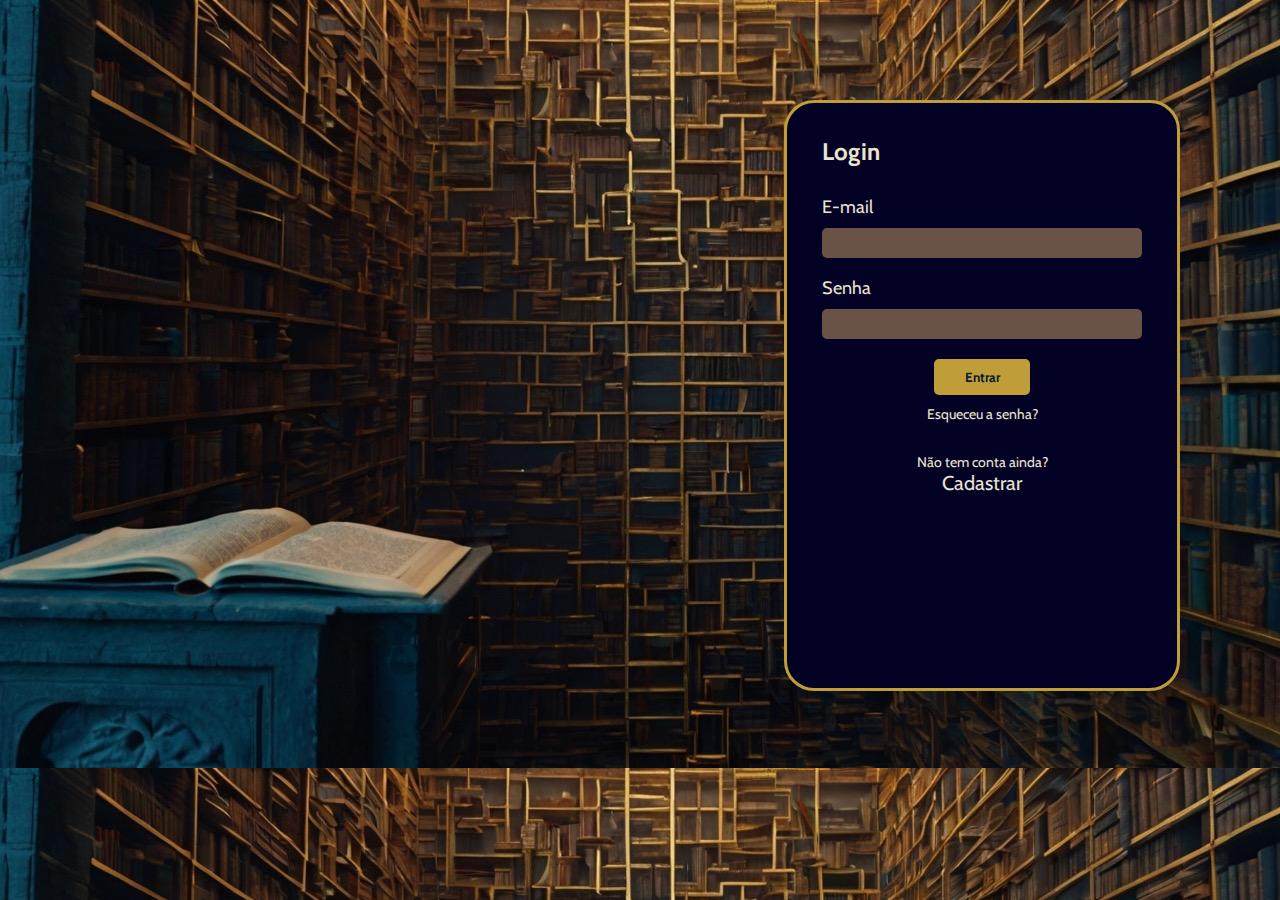
<file: index.html>
<html lang="pt-br">
    <head>
        <meta http-equiv="Content-Type" content="text/html; charset=utf-8">
        <title>Labirinto Literário</title>
        <link rel="stylesheet" type="text/css" href="css/styles.css" media="screen" />
        <link rel="stylesheet" type="text/css" href="css/typo.css" media="screen" />
        <link rel="preconnect" href="https://fonts.googleapis.com">
        <link rel="preconnect" href="https://fonts.gstatic.com" crossorigin>
        <link href="https://fonts.googleapis.com/css2?family=Cabin:ital,wght@0,400..700;1,400..700&display=swap" rel="stylesheet">
        <link rel="shortcut icon" type="imagex/png" href="img/icon.png">
    </head>
    <body class="body-login">
        <div class="login">
            <h3 class="fs24">Login</h3>

            <div class="junto">
                <label class="fs18" for="name">E-mail</label><br />
                <input type="text" name="email" size="10" /><br /><br />

                <label class="fs18" for="name">Senha</label><br />
                <input type="password" name="senha" size="10" /><br />

                <a class="justify-center" href="inicio.html">
                    <button class="entrar" >Entrar</button>
                </a>
            
                <span class="link justify-center fs14">Esqueceu a senha?</span>
            </div>

            <div class="junto">
                <span class="justify-center fs14">Não tem conta ainda?</span>
                <a class="link justify-center fs20" href="cadastrar.html">Cadastrar</a>
            </div>
        </div>
    </body>
</html>
</file>
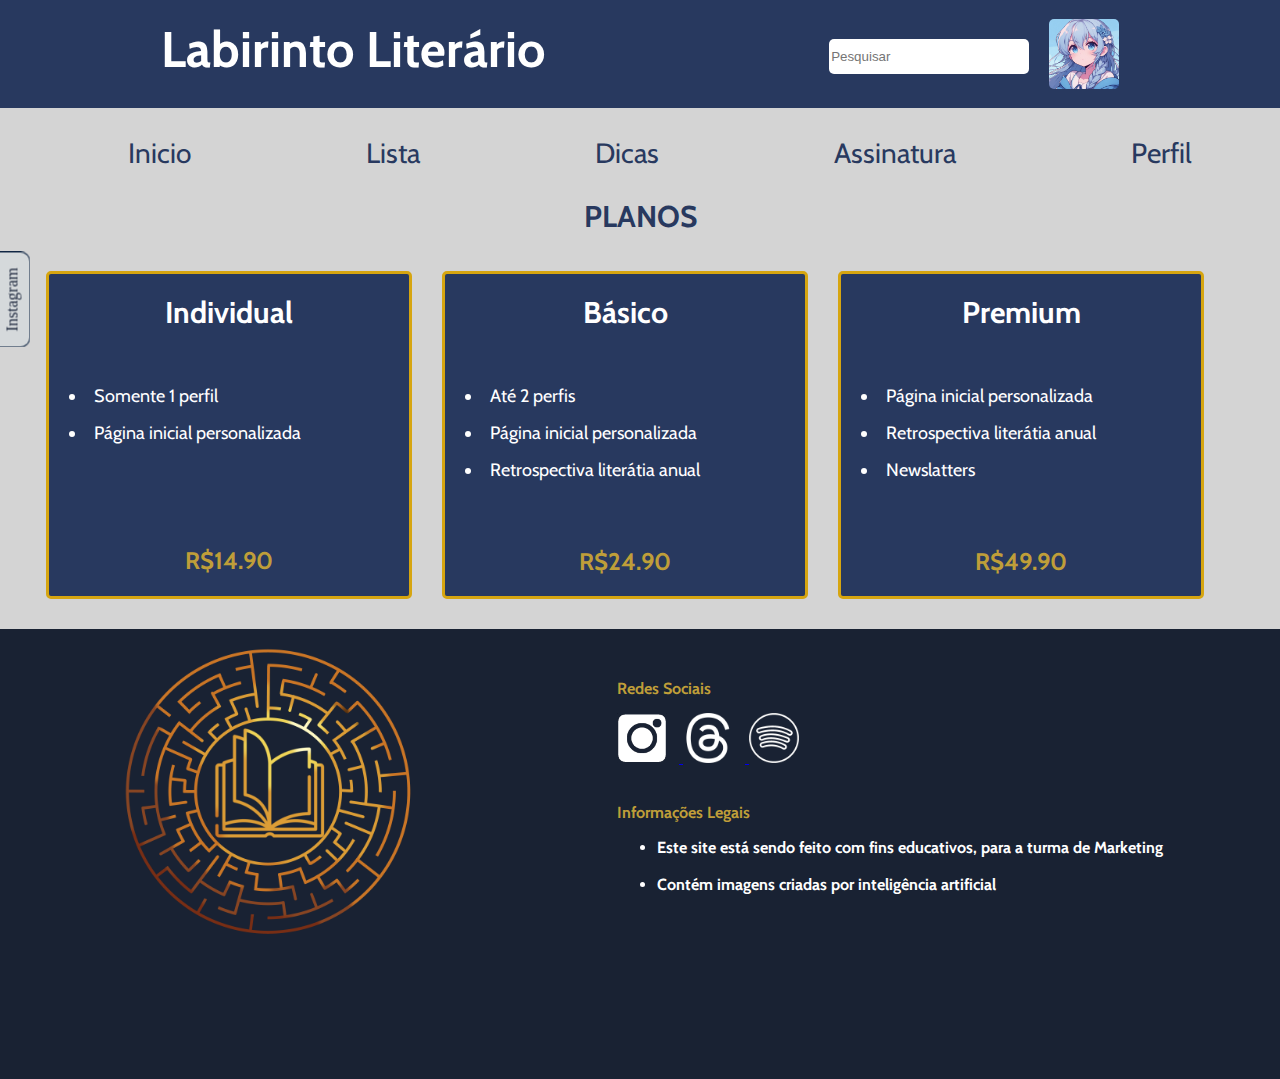
<file: assinatura.html>
<html lang="pt-br">
    <head>
        <meta http-equiv="Content-Type" content="text/html; charset=utf-8">
        <title>Labirinto Literário</title>
        <link rel="stylesheet" type="text/css" href="css/styles.css" media="screen" />
        <link rel="stylesheet" type="text/css" href="css/typo.css" media="screen" />
        <link rel="preconnect" href="https://fonts.googleapis.com">
        <link rel="preconnect" href="https://fonts.gstatic.com" crossorigin>
        <link href="https://fonts.googleapis.com/css2?family=Cabin:ital,wght@0,400..700;1,400..700&display=swap" rel="stylesheet">
        <link rel="shortcut icon" type="imagex/png" href="img/icon.png">
    </head>
    <body class="body">
        <div class="links">
            <a href="https://www.instagram.com/_labirintoliterario_/" target="_blank">Instagram</a>
        </div>
        <div class="first">
            <div class="menu justify-around">
                <a class="text-white fs50">Labirinto Literário</a>
                <div class="menu-right">
                    <input type="text" name="nome" placeholder="Pesquisar"/>
                    <img src="img/IMG_6162.JPG" width="70" height="70">
                </div>
            </div>
            <ul class="links-menu">
                <li><a href="inicio.html">Inicio</a></li>
                <li><a href="lista.html">Lista</a></li>
                <li><a href="dicas.html">Dicas</a></li>
                <li><a href="assinatura.html">Assinatura</a></li>
                <li><a href="skin.html">Perfil</a></li>
            </ul>

        </div>
        <div>
            <span class="text-blue fs30 justify-center">PLANOS</span><br/><br/>
            <div class="justify-center">
                <div class="plano">
                    <span class="text-white fs30 justify-center">Individual</span><br/><br/><br/>
                    <li>Somente 1 perfil</li>
                    <li>Página inicial personalizada</li><br/><br/><br/><br/>
                    <div class="text fs24 justify-center bottom">R$14.90</div>
                </div>
                <div class="plano">
                    <span class="text-white fs30 justify-center">Básico</span><br/><br/><br/>
                    <li>Até 2 perfis</li>
                    <li>Página inicial personalizada</li>
                    <li>Retrospectiva literátia anual</li><br/><br/>
                    <div class="text fs24 justify-center bottom">R$24.90</div>
                </div>
                <div class="plano">
                    <span class="text-white fs30 justify-center">Premium</span><br/><br/><br/>
                    <li>Página inicial personalizada</li>
                    <li>Retrospectiva literátia anual</li>
                    <li>Newslatters</li><br/><br/>
                    <div class="text fs24 justify-center bottom">R$49.90</div>
                </div>
            </div>
        </div>

        <div class="footer justify-center">
            <img src="img/icon.png" width="300" height="300">
            <div class="center-v">
                <span class="text">Redes Sociais</span><br />
                <div>
                    <a href="https://www.instagram.com/_labirintoliterario_/" target="_blank">
                        <img src="img/instagram.png" width="50" height="50" style="margin-right: 12px;">
                    </a>
                    <a href="https://www.threads.net/@_labirintoliterario_?invite=1" target="_blank">
                        <img src="img/threads.png" width="50" height="50" style="margin-right: 12px;">
                    </a>
                    <a href="https://open.spotify.com/show/4DiEzBvVnpGHd4kSs8QmLE?si=hX7SBOGwTAepCBj1EAoT2Q" target="_blank">
                        <img src="img/spotify.png" width="50" height="50" style="margin-right: 12px;">
                    </a>
                </div><br /><br />
                <span class="text">Informações Legais</span><br />
                <ul>
                    <li class="text-white">
                        Este site está sendo feito com fins educativos, para a turma de Marketing
                    </li><br />
                    <li class="text-white">
                        Contém imagens criadas por inteligência artificial
                    </li>
                </ul>
            </div>
        </div>
    </body>
</html>
</file>
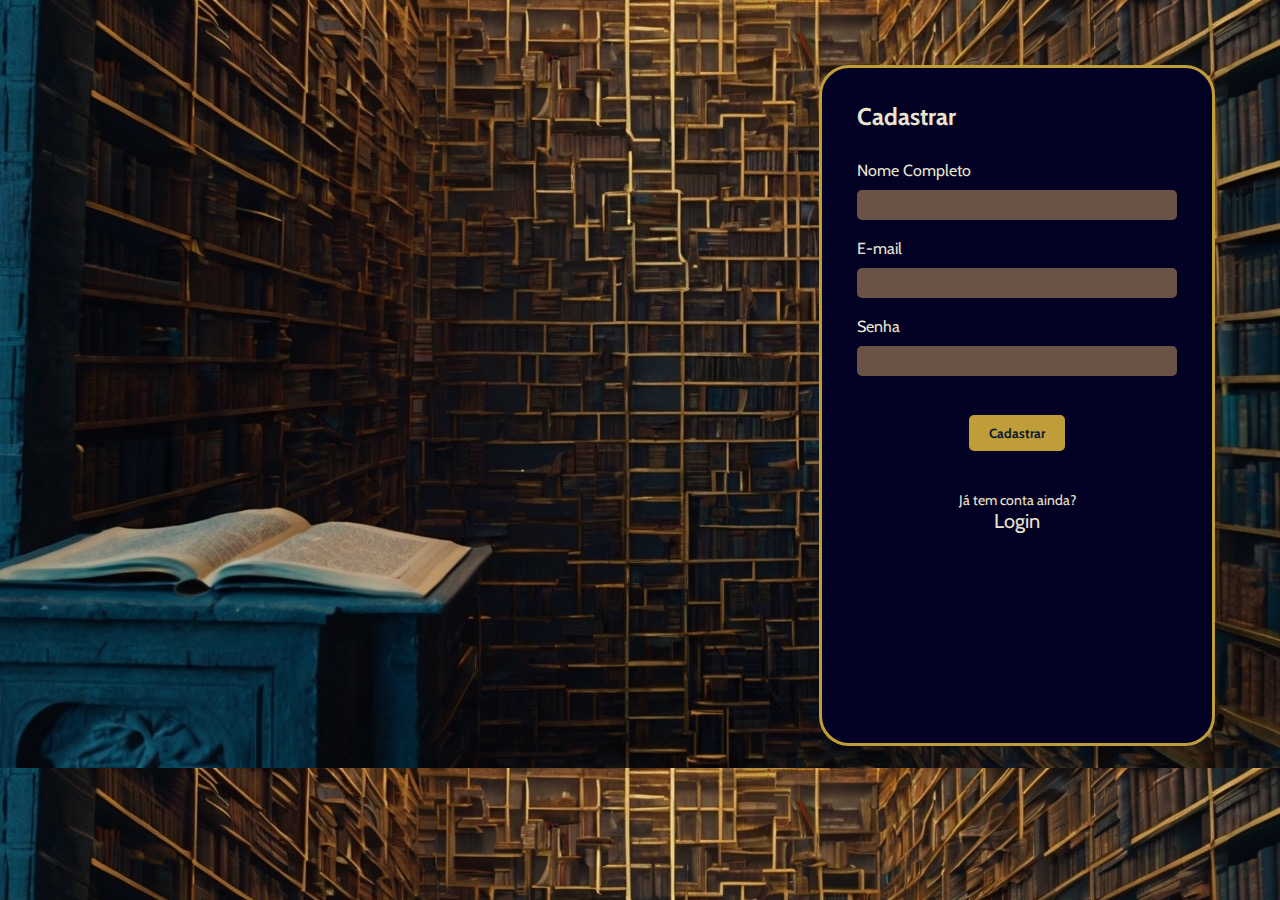
<file: cadastrar.html>
<html lang="pt-br">
    <head>
        <meta http-equiv="Content-Type" content="text/html; charset=utf-8">
        <title>Labirinto Literário</title>
        <link rel="stylesheet" type="text/css" href="css/styles.css" media="screen" />
        <link rel="stylesheet" type="text/css" href="css/typo.css" media="screen" />
        <link rel="preconnect" href="https://fonts.googleapis.com">
        <link rel="preconnect" href="https://fonts.gstatic.com" crossorigin>
        <link href="https://fonts.googleapis.com/css2?family=Cabin:ital,wght@0,400..700;1,400..700&display=swap" rel="stylesheet">
        <link rel="shortcut icon" type="imagex/png" href="img/icon.png">
    </head>
    <body class="body-login">
        <div class="login" style="height: 70%; margin: 65px;">
            <h3 class="fs24">Cadastrar</h3>

            <div class="junto">
                <label for="name">Nome Completo</label><br />
                <input type="text" name="nome"  size="10" /><br /><br />

                <label for="name">E-mail</label><br />
                <input type="text" name="email"  size="10" /><br /><br />

                <label for="name">Senha</label><br />
                <input type="password" name="senha"  size="10" /><br /><br />

                <a class="justify-center" href="inicio.html">
                    <button class="entrar">Cadastrar</button>
                </a>
            </div>

            <div class="junto">
                <span class="justify-center fs14">Já tem conta ainda?</span>
                <a href="index.html" class="link justify-center fs20">Login</a>
            </div>
        </div>
    </body>
</html>
</file>
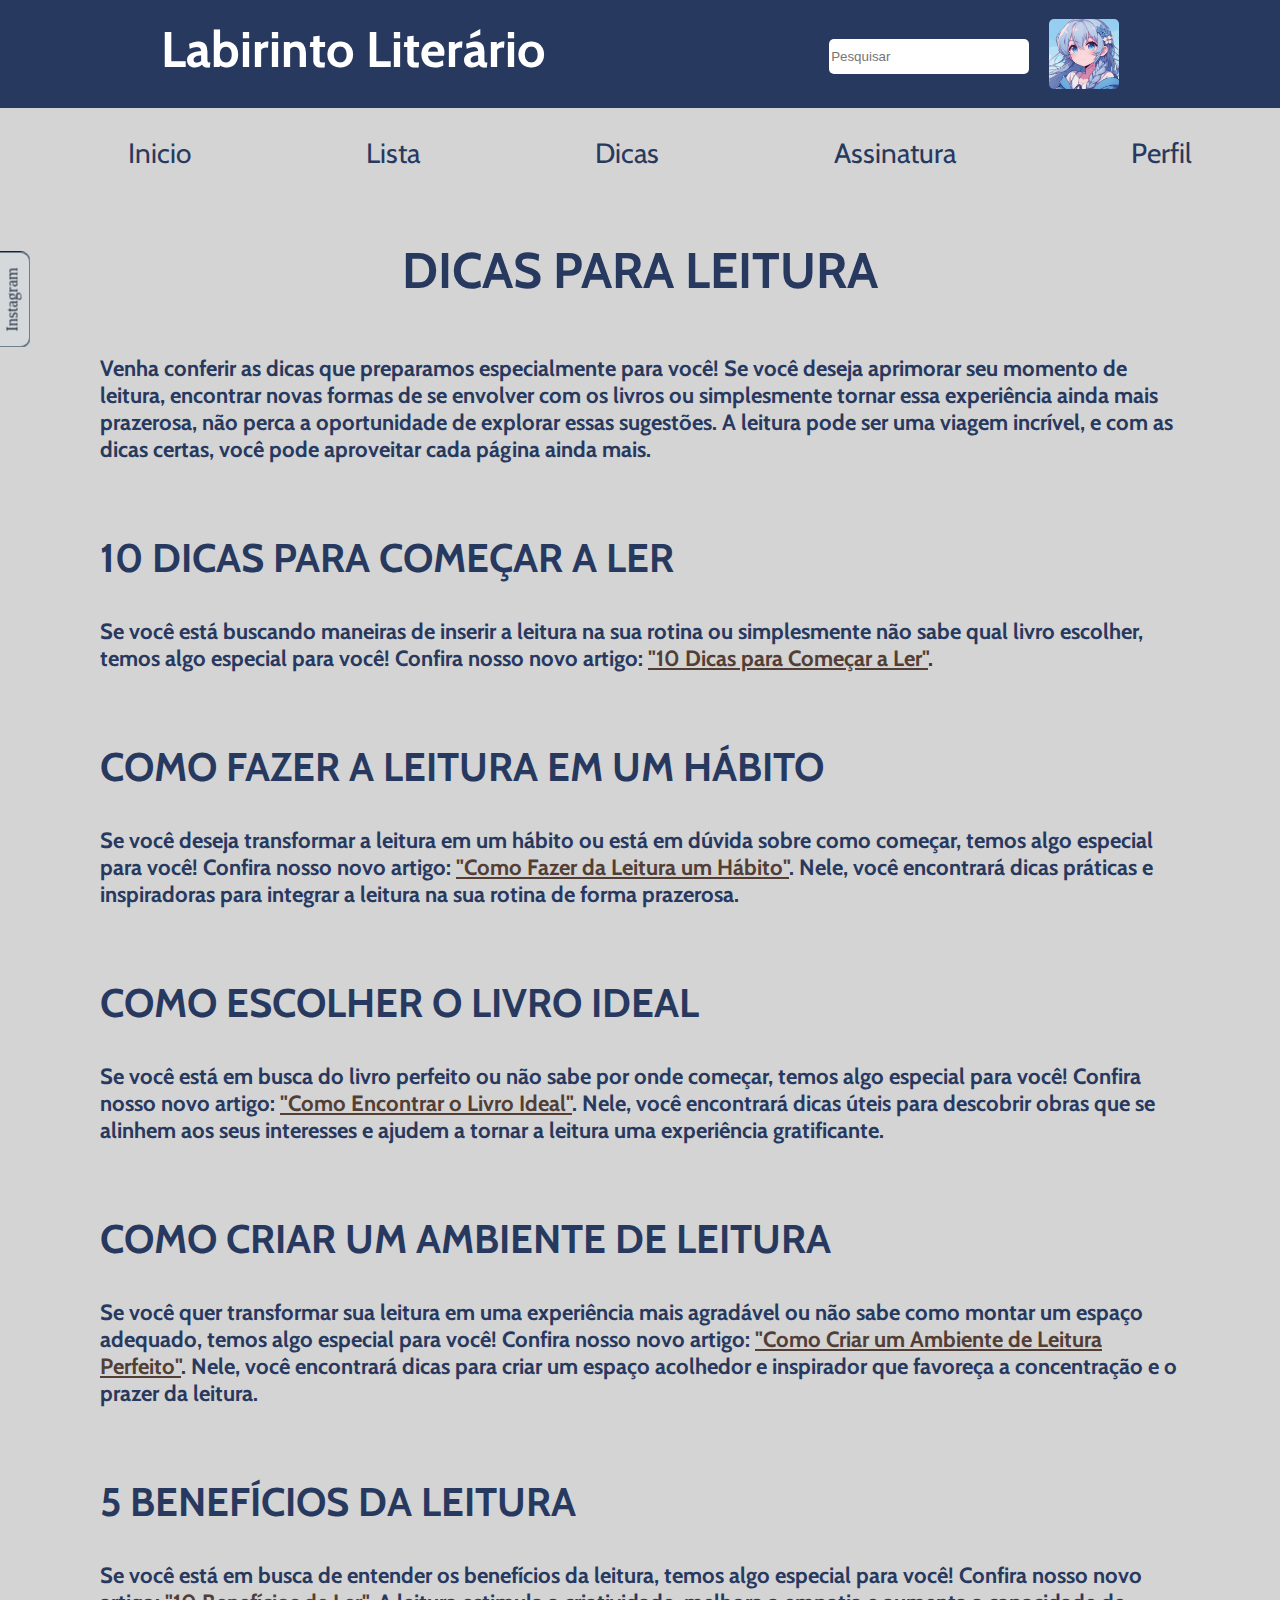
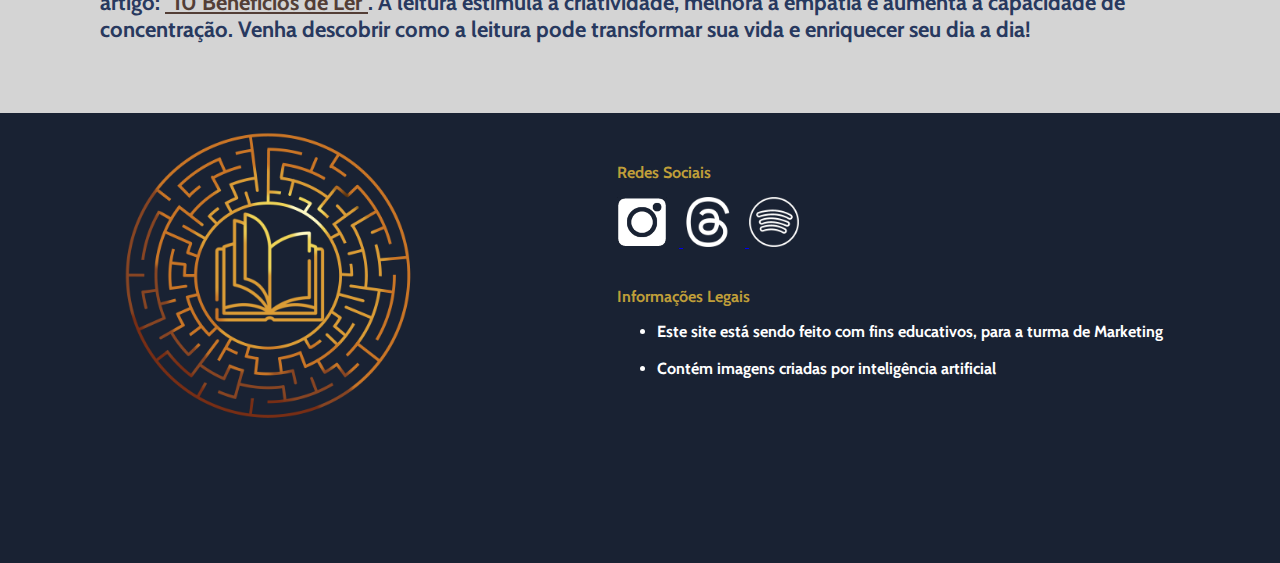
<file: dicas.html>
<html lang="pt-br">
    <head>
        <meta http-equiv="Content-Type" content="text/html; charset=utf-8">
        <title>Labirinto Literário</title>
        <link rel="stylesheet" type="text/css" href="css/styles.css" media="screen" />
        <link rel="stylesheet" type="text/css" href="css/typo.css" media="screen" />
        <link rel="preconnect" href="https://fonts.googleapis.com">
        <link rel="preconnect" href="https://fonts.gstatic.com" crossorigin>
        <link href="https://fonts.googleapis.com/css2?family=Cabin:ital,wght@0,400..700;1,400..700&display=swap" rel="stylesheet">
        <link rel="shortcut icon" type="imagex/png" href="img/icon.png">
    </head>
    <body class="body">
        <div class="links">
            <a href="https://www.instagram.com/_labirintoliterario_/" target="_blank">Instagram</a>
        </div>
        <div class="first">
            <div class="menu justify-around">
                <a class="text-white fs50">Labirinto Literário</a>
                <div class="menu-right">
                    <input type="text" name="nome" placeholder="Pesquisar"/>
                    <img src="img/IMG_6162.JPG" width="70" height="70">
                </div>
            </div>
            <ul class="links-menu">
                <li><a href="inicio.html">Inicio</a></li>
                <li><a href="lista.html">Lista</a></li>
                <li><a href="dicas.html">Dicas</a></li>
                <li><a href="assinatura.html">Assinatura</a></li>
                <li><a href="skin.html">Perfil</a></li>
            </ul>

        </div>
        <div class="justify-center" style="margin: 70px 100px 70px 100px;">
            <div>
                <span class="text-blue fs50 justify-center">DICAS PARA LEITURA</span><br /><br /><br />
                <span class="text-blue fs22">Venha conferir as dicas que preparamos especialmente para você! 
                    Se você deseja aprimorar seu momento de leitura, encontrar novas formas de se envolver com 
                    os livros ou simplesmente tornar essa experiência ainda mais prazerosa, não perca a oportunidade 
                    de explorar essas sugestões. A leitura pode ser uma viagem incrível, e com as dicas certas, você 
                    pode aproveitar cada página ainda mais.</span>
            </div>
        </div>

        <div class="justify-center" style="margin: 70px 100px 70px 100px;">
            <div>
                <span class="text-blue fs40">10 DICAS PARA COMEÇAR A LER</span><br /><br /><br />
                <span class="text-blue fs22">Se você está buscando maneiras de inserir a leitura na 
                    sua rotina ou simplesmente não sabe qual livro escolher, temos algo especial para você! 
                    Confira nosso novo artigo: <a class="link-text">"10 Dicas para Começar a Ler"</a>.</span>
            </div>
        </div>

        <div class="justify-center" style="margin: 70px 100px 70px 100px;">
            <div>
                <span class="text-blue fs40">COMO FAZER A LEITURA EM UM HÁBITO</span><br /><br /><br />
                <span class="text-blue fs22">Se você deseja transformar a leitura em um hábito ou está 
                    em dúvida sobre como começar, temos algo especial para você! Confira nosso novo artigo: 
                    <a class="link-text">"Como Fazer da Leitura um Hábito"</a>. Nele, você encontrará dicas 
                    práticas e inspiradoras para integrar a leitura na sua rotina de forma prazerosa.</span>
            </div>
        </div>

        <div class="justify-center" style="margin: 70px 100px 70px 100px;">
            <div>
                <span class="text-blue fs40">COMO ESCOLHER O LIVRO IDEAL</span><br /><br /><br />
                <span class="text-blue fs22">Se você está em busca do livro perfeito ou não sabe por onde começar, 
                    temos algo especial para você! Confira nosso novo artigo: <a class="link-text">"Como Encontrar o Livro Ideal"</a>. Nele, 
                    você encontrará dicas úteis para descobrir obras que se alinhem aos seus interesses e ajudem a 
                    tornar a leitura uma experiência gratificante.</span>
            </div>
        </div>

        <div class="justify-center" style="margin: 70px 100px 70px 100px;">
            <div>
                <span class="text-blue fs40">COMO CRIAR UM AMBIENTE DE LEITURA</span><br /><br /><br />
                <span class="text-blue fs22">Se você quer transformar sua leitura em uma experiência mais 
                    agradável ou não sabe como montar um espaço adequado, temos algo especial para você! 
                    Confira nosso novo artigo: <a class="link-text">"Como Criar um Ambiente de Leitura Perfeito"</a>. Nele, você 
                    encontrará dicas para criar um espaço acolhedor e inspirador que favoreça a concentração 
                    e o prazer da leitura.</span>
            </div>
        </div>

        <div class="justify-center" style="margin: 70px 100px 70px 100px;">
            <div>
                <span class="text-blue fs40">5 BENEFÍCIOS DA LEITURA</span><br /><br /><br />
                <span class="text-blue fs22">Se você está em busca de entender os benefícios da leitura, 
                    temos algo especial para você! Confira nosso novo artigo: <a class="link-text">"10 Benefícios de Ler"</a>. 
                    A leitura estimula a criatividade, melhora a empatia e aumenta a capacidade de concentração. 
                    Venha descobrir como a leitura pode transformar sua vida e enriquecer seu dia a dia!</span>
            </div>
        </div>


        <div class="footer justify-center">
            <img src="img/icon.png" width="300" height="300">
            <div class="center-v">
                <span class="text">Redes Sociais</span><br />
                <div>
                    <a href="https://www.instagram.com/_labirintoliterario_/" target="_blank">
                        <img src="img/instagram.png" width="50" height="50" style="margin-right: 12px;">
                    </a>
                    <a href="https://www.threads.net/@_labirintoliterario_?invite=1" target="_blank">
                        <img src="img/threads.png" width="50" height="50" style="margin-right: 12px;">
                    </a>
                    <a href="https://open.spotify.com/show/4DiEzBvVnpGHd4kSs8QmLE?si=hX7SBOGwTAepCBj1EAoT2Q" target="_blank">
                        <img src="img/spotify.png" width="50" height="50" style="margin-right: 12px;">
                    </a>
                </div><br /><br />
                <span class="text">Informações Legais</span><br />
                <ul>
                    <li class="text-white">
                        Este site está sendo feito com fins educativos, para a turma de Marketing
                    </li><br />
                    <li class="text-white">
                        Contém imagens criadas por inteligência artificial
                    </li>
                </ul>
            </div>
        </div>
    </body>
</html>
</file>
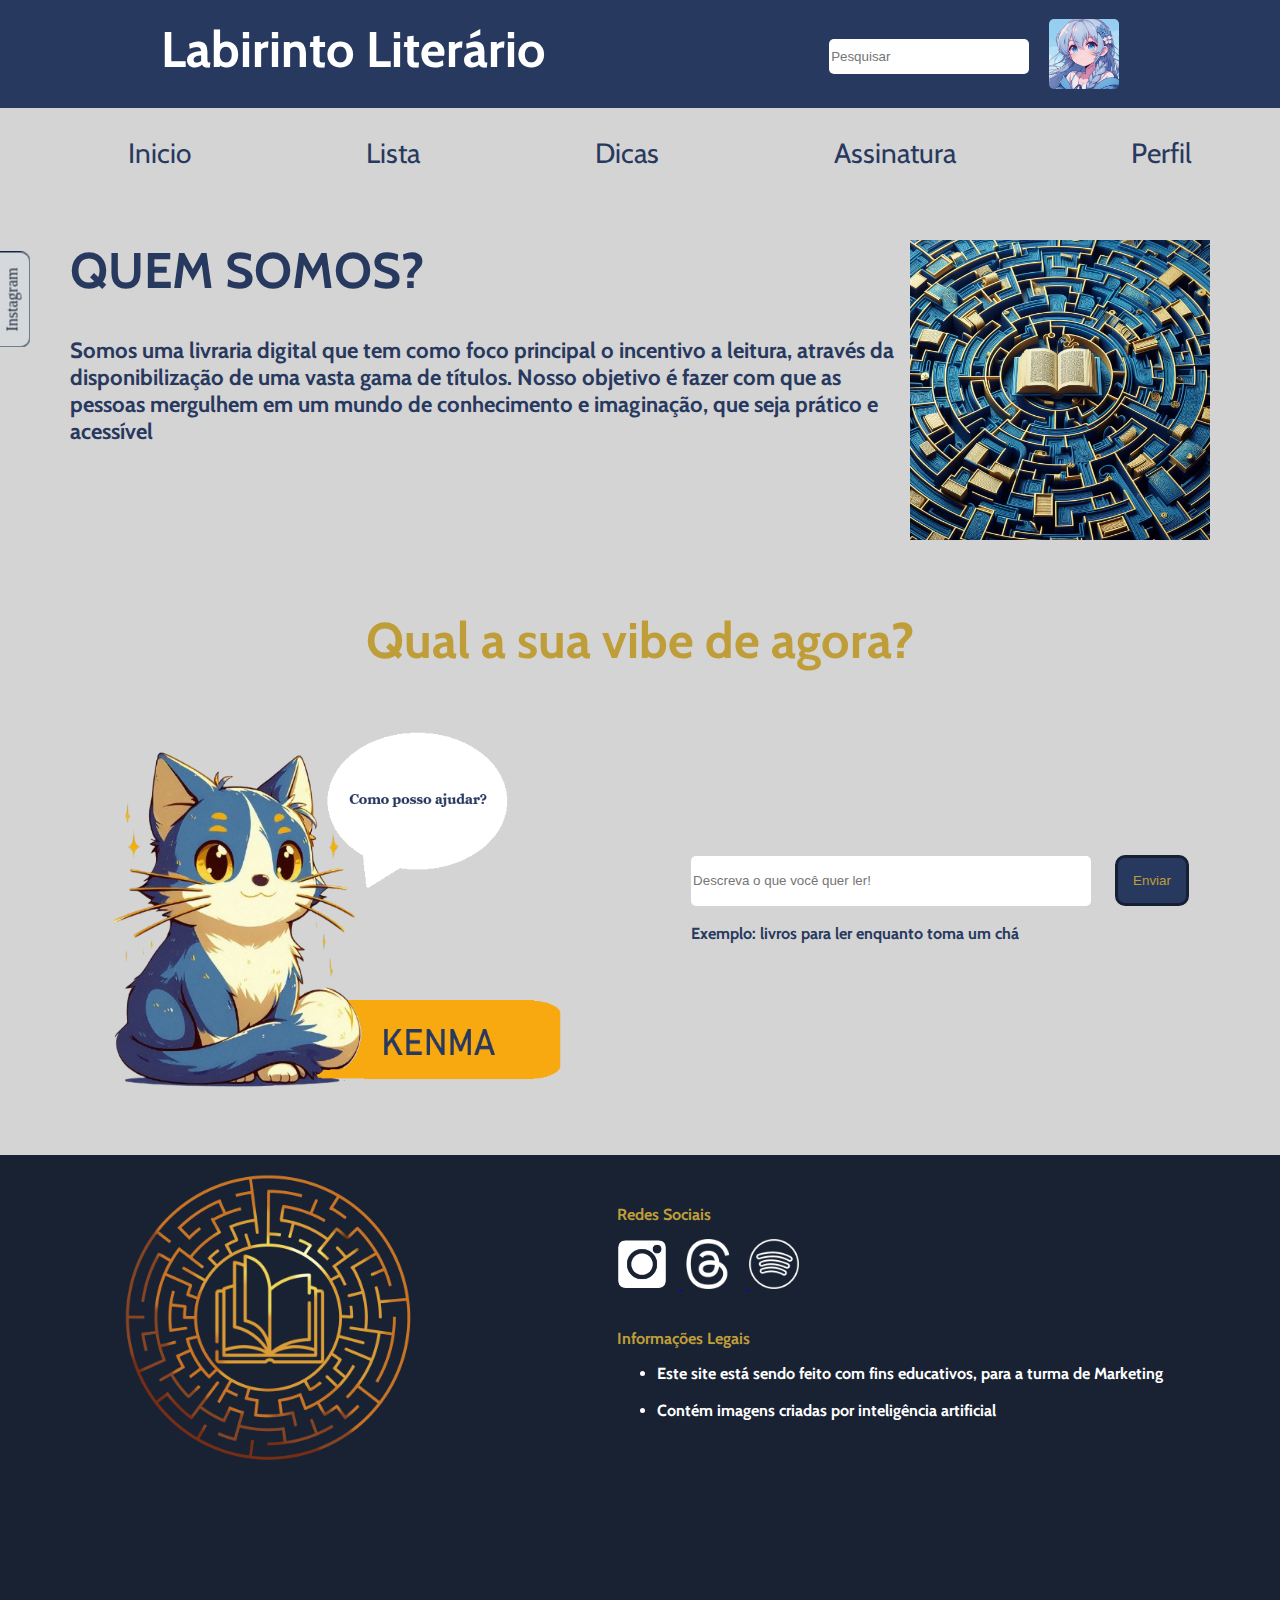
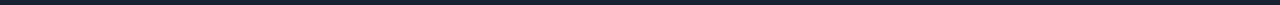
<file: inicio.html>
<html lang="pt-br">
    <head>
        <meta http-equiv="Content-Type" content="text/html; charset=utf-8">
        <title>Labirinto Literário</title>
        <link rel="stylesheet" type="text/css" href="css/styles.css" media="screen" />
        <link rel="stylesheet" type="text/css" href="css/typo.css" media="screen" />
        <link rel="preconnect" href="https://fonts.googleapis.com">
        <link rel="preconnect" href="https://fonts.gstatic.com" crossorigin>
        <link href="https://fonts.googleapis.com/css2?family=Cabin:ital,wght@0,400..700;1,400..700&display=swap" rel="stylesheet">
        <link rel="shortcut icon" type="imagex/png" href="img/icon.png">
        <script>
        function funcao1()
            {
                alert("Muito inspirador! Vamos separar um livro perfeito para você ^^");
            }
        </script>
    </head>
    <body class="body">
        <div class="links">
            <a href="https://www.instagram.com/_labirintoliterario_/" target="_blank">Instagram</a>
        </div>
        <div class="first">
            <div class="menu justify-around">
                <a class="text-white fs50">Labirinto Literário</a>
                <div class="menu-right">
                    <input type="text" name="nome" placeholder="Pesquisar"/>
                    <img src="img/IMG_6162.JPG" width="70" height="70">
                </div>
            </div>
            <ul class="links-menu">
                <li><a href="inicio.html">Inicio</a></li>
                <li><a href="lista.html">Lista</a></li>
                <li><a href="dicas.html">Dicas</a></li>
                <li><a href="assinatura.html">Assinatura</a></li>
                <li><a href="skin.html">Perfil</a></li>
            </ul>

            <div class="justify-center" style="margin: 70px;">
                <div>
                    <span class="text-blue fs50">QUEM SOMOS?</span><br /><br /><br />
                    <span class="text-blue fs22">Somos uma livraria digital que tem como foco principal o incentivo a leitura, através da disponibilização 
                        de uma vasta gama de títulos. Nosso objetivo é fazer com que as pessoas mergulhem em um mundo de conhecimento 
                        e imaginação, que seja prático e acessível </span>
                </div>
                <img src="img/IMG_6072.JPG" width="300" height="300">
            </div>

            <div style="margin: 50px;">
                <span class="text fs50 justify-center">Qual a sua vibe de agora?</span><br /><br /><br />
                <div class="justify-center">
                    <img src="img/IMG_6223.png" width="550" height="380">
                    <div style="margin-top: 130px; margin-left: 50px;">
                        <input style="width: 400px; height: 50px; border: 0px; border-radius: 5px;"
                            type="text" name="nome" 
                            placeholder="Descreva o que você quer ler!"/>
                        <input class="enviar" type="button" onclick="funcao1()" value="Enviar" /><br /><br />
                        <span class="text-blue fs16">Exemplo: livros para ler enquanto toma um chá </span>
                        <br /><br /><br /><br />
                    </div>
                </div>
            </div>

        </div>

        <div class="footer justify-center">
            <img src="img/icon.png" width="300" height="300">
            <div class="center-v">
                <span class="text">Redes Sociais</span><br />
                <div>
                    <a href="https://www.instagram.com/_labirintoliterario_/" target="_blank">
                        <img src="img/instagram.png" width="50" height="50" style="margin-right: 12px;">
                    </a>
                    <a href="https://www.threads.net/@_labirintoliterario_?invite=1" target="_blank">
                        <img src="img/threads.png" width="50" height="50" style="margin-right: 12px;">
                    </a>
                    <a href="https://open.spotify.com/show/4DiEzBvVnpGHd4kSs8QmLE?si=hX7SBOGwTAepCBj1EAoT2Q" target="_blank">
                        <img src="img/spotify.png" width="50" height="50" style="margin-right: 12px;">
                    </a>
                </div><br /><br />
                <span class="text">Informações Legais</span><br />
                <ul>
                    <li class="text-white">
                        Este site está sendo feito com fins educativos, para a turma de Marketing
                    </li><br />
                    <li class="text-white">
                        Contém imagens criadas por inteligência artificial
                    </li>
                </ul>
            </div>
        </div>
    </body>
</html>
</file>
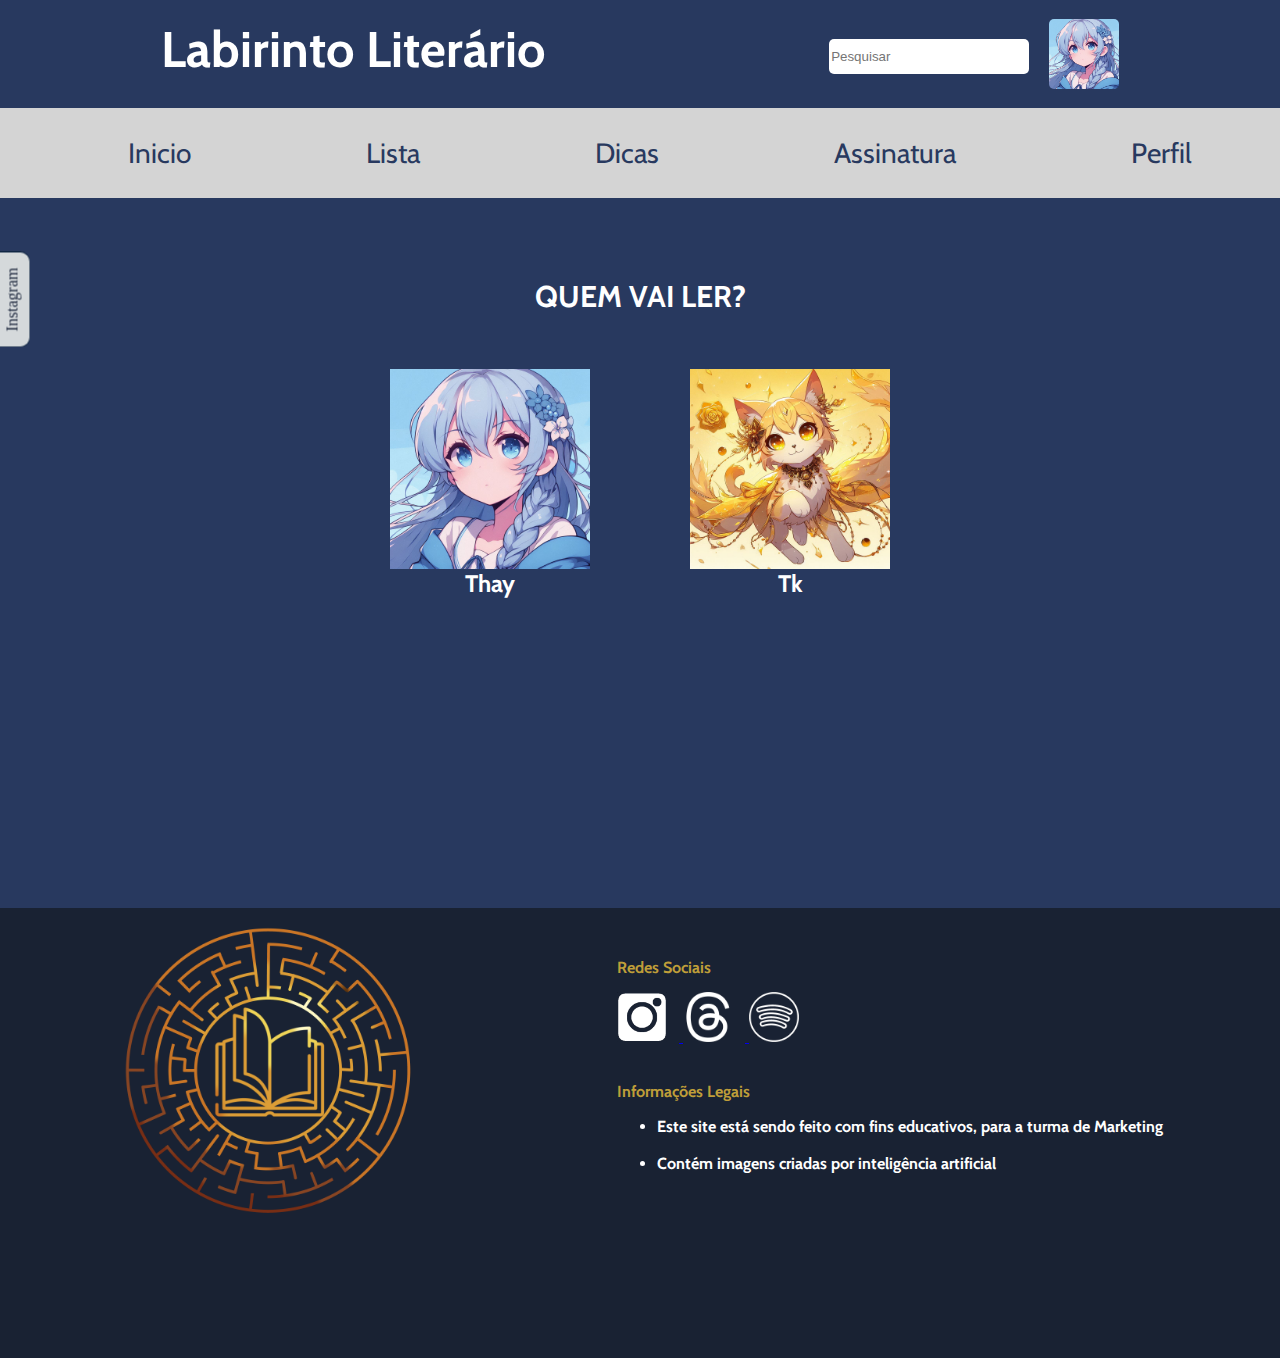
<file: skin.html>
<html lang="pt-br">
    <head>
        <meta http-equiv="Content-Type" content="text/html; charset=utf-8">
        <title>Labirinto Literário</title>
        <link rel="stylesheet" type="text/css" href="css/styles.css" media="screen" />
        <link rel="stylesheet" type="text/css" href="css/typo.css" media="screen" />
        <link rel="preconnect" href="https://fonts.googleapis.com">
        <link rel="preconnect" href="https://fonts.gstatic.com" crossorigin>
        <link href="https://fonts.googleapis.com/css2?family=Cabin:ital,wght@0,400..700;1,400..700&display=swap" rel="stylesheet">
        <link rel="shortcut icon" type="imagex/png" href="img/icon.png">
    </head>
    <body class="body">
        <div class="links">
            <a href="https://www.instagram.com/_labirintoliterario_/" target="_blank">Instagram</a>
        </div>
        <div class="first">
            <div class="menu justify-around">
                <a class="text-white fs50">Labirinto Literário</a>
                <div class="menu-right">
                    <input type="text" name="nome" placeholder="Pesquisar"/>
                    <img src="img/IMG_6162.JPG" width="70" height="70">
                </div>
            </div>
            <ul class="links-menu">
                <li><a href="inicio.html">Inicio</a></li>
                <li><a href="lista.html">Lista</a></li>
                <li><a href="dicas.html">Dicas</a></li>
                <li><a href="assinatura.html">Assinatura</a></li>
                <li><a href="skin.html">Perfil</a></li>
            </ul>

        </div>
        <div class="skin">
            <span class="text-white fs30 justify-center">QUEM VAI LER?</span><br /><br /><br />
            <div class="justify-center">
                <div class="skin-img" style="margin-right: 100px;">
                    <img src="img/IMG_6162.JPG" width="200" height="200"><br />
                    <span class="text-white fs24 justify-center">Thay</span><br /><br />
                </div>
                <div class="skin-img">
                    <img src="img/IMG_6158.JPG" width="200" height="200"><br />
                    <span class="text-white fs24 justify-center">Tk</span>
                </div>
            </div>
        </div>

        <div class="footer justify-center">
            <img src="img/icon.png" width="300" height="300">
            <div class="center-v">
                <span class="text">Redes Sociais</span><br />
                <div>
                    <a href="https://www.instagram.com/_labirintoliterario_/" target="_blank">
                        <img src="img/instagram.png" width="50" height="50" style="margin-right: 12px;">
                    </a>
                    <a href="https://www.threads.net/@_labirintoliterario_?invite=1" target="_blank">
                        <img src="img/threads.png" width="50" height="50" style="margin-right: 12px;">
                    </a>
                    <a href="https://open.spotify.com/show/4DiEzBvVnpGHd4kSs8QmLE?si=hX7SBOGwTAepCBj1EAoT2Q" target="_blank">
                        <img src="img/spotify.png" width="50" height="50" style="margin-right: 12px;">
                    </a>
                </div><br /><br />
                <span class="text">Informações Legais</span><br />
                <ul>
                    <li class="text-white">
                        Este site está sendo feito com fins educativos, para a turma de Marketing
                    </li><br />
                    <li class="text-white">
                        Contém imagens criadas por inteligência artificial
                    </li>
                </ul>
            </div>
        </div>
    </body>
</html>
</file>
<file: css/styles.css>
.body {
    margin: 0;
    padding: 0;
    background-color: #d4d4d4;
}
.body-login {
    margin: 0;
    padding: 0;
    background-image: url("../img/IMG_6184.JPG");
}
.first {
    /* background-color: #212B40; */
    width: 100%;
    /* height: 20vh; */
}
.text {
  font-family: "Cabin", sans-serif;
  font-optical-sizing: auto;
  font-style: normal;
  font-weight: 700;
  color: #BF9E39
}
.text-white {
    font-family: "Cabin", sans-serif;
    font-optical-sizing: auto;
    font-style: normal;
    font-weight: 700;
    color: #fff
}
.text-blue {
    font-family: "Cabin", sans-serif;
    font-optical-sizing: auto;
    font-style: normal;
    font-weight: 700;
    color: #28395f;
}
.justify-around {
    display: flex;
    justify-content: space-around;
}
.justify-center {
    display: flex;
    justify-content: center;
    top: 50%;
}
.height-center {
    display: flex;
    justify-content: center;
}
.menu {
    padding: 1.5vw;
    background-color: #28395f;
}
.links-menu {
    list-style: none;
    display: inline;
    font-size: 28px;
    display: flex;
    justify-content: space-around;
}
.links-menu li { 
    display: inline-block;
}
.links-menu li a { 
    display: inline-block;
    text-decoration: none;
    color: #28395f;
    font-family: "Cabin", sans-serif;
}
.links-menu li a:hover {
    color: #d6a510
}
.menu-right {
    display: flex;
}
.menu-right img {
    border-radius: 5px;
    margin: 0;
}
.menu-right input[type="text"] {
    margin-top: 20px;
    border-radius: 5px;
    border: 0px;
    width: 200px;
    height: 35px;
    margin-right: 20px;
}
.links {
    background-color: rgb(213, 217, 219);
    position: fixed;
    margin-top: 22vw;
    border-left: 1px solid #102644;
    border-right: 1px solid #102644;
    border-bottom: 1px solid #102644;
    transform: rotate(270deg);
    padding: 8px 15px 8px 15px;
    margin-left: -35;
    border-bottom-left-radius: 10px;
    border-bottom-right-radius: 10px;
}
.links a{
    color: #212B40;
    text-decoration: none;
}
.links a:hover {
    color: #BF9E39
}
.info {
    margin: 10px;
    background-color: #040224;
    width: auto;
    height: 100vh;
    border-radius: 20px;
}
.news {
    background-color: rgb(211, 211, 192);
    z-index: 999;
    margin: 10px 200px 0px 200px;
    width: auto;
    height: 30vh;
    border-radius: 20px;
    border: solid #102644;
    padding: 30px;
}
.news a{
    color:#040224
}
.news input[type="button"]{
    width: auto;
    height: 20px;
}
.footer {
    background-color: #192233;
    width: auto;
    height: 50vh;
    bottom: 0;
    /* border-top-left-radius: 20px;
    border-top-right-radius: 20px; */
}
.footer img {
    margin-top: 15px;
}
.login {
    color: #e9e4d0;
    background-color: #040224;
    padding: 10px 35px 35px 35px;
    width: 25%;
    height: 60%;
    float: right;
    margin: 100px;
    border-radius: 30px;
    border: solid #BF9E39;
    font-family: "Cabin", sans-serif;
}
.login input[type="text"], input[type="password"]{
    width: 100%;
    height: 30px;
    margin-top: 10px;
    border-radius: 5px;
    background-color: #695346;
    border: solid #695346;
    color: #e9e4d0;
}
.login .link:hover {
    color: #BF9E39;
    text-decoration: none;
}
.login a {
    color: #e9e4d0;
    text-decoration: none;
}
.junto {
    margin-top: 30px;
    margin-bottom: 10px;
}
.entrar {
    margin-top: 20px;
    margin-bottom: 10px;
    width: 30%;
    padding: 10px 0 10px 0;
    background-color: #BF9E39;
    border-radius: 5px;
    border: 0px;
    font-family: "Cabin", sans-serif;
    color: #0b1a2e;
    font-weight: 700;
}
.center-v {
    margin-top: 50px;
    margin-left: 200px;
}
.skin {
    background-color: #28395f;
    height: 70vh;
    padding-top: 80px;
}
.skin a {
    font-family: "Cabin", sans-serif;
}
.skin-img:hover,  .plano div:hover{
    border: solid #d6a510;
}
.plano {
    background-color: #28395f;
    width: 25%;
    margin-right: 30px;
    margin-bottom: 30px;
    padding: 20px;
    border-radius: 5px;
    border: solid #d6a510;
}
.plano li {
    font-family: "Cabin", sans-serif;
    font-optical-sizing: auto;
    font-style: normal;
    color: #fff;
    font-size: 18px;
    margin-bottom: 15px;
}
.bottom {
    margin-top: 15px;
    bottom: 0;
} 
.enviar {
    background-color: #28395f;
    border: solid #162035;;
    border-radius: 10px;
    margin-left: 20px;
    padding: 15px;
    color: #BF9E39;
}
.link-text {
    font-family: "Cabin", sans-serif;
    font-optical-sizing: auto;
    font-style: normal;
    font-weight: 700;
    color: #533e36;
    font-size: 22px;
    text-decoration: underline;
}
.link-text:hover {
    font-family: "Cabin", sans-serif;
    font-optical-sizing: auto;
    font-style: normal;
    font-weight: 700;
    color: #b18d21;
    font-size: 22px;
    text-decoration: underline;
}
.livro {
    margin: 20px 100px 50px 100px;
    border: solid #b18d21;
    padding: 20px;
    border-radius: 10px;
}
.livro img {
    margin-right: 60px;
}
.ler {
    margin-top: 60px;
}
.ler:hover {
    margin-top: 60px;
    color: #b18d21;
}
</file>
<file: css/typo.css>
.fs12 {
    font-size: 12px;
}
.fs14 {
    font-size: 14px;
}
.fs16 {
    font-size: 16px;
}
.fs18 {
    font-size: 18px;
}
.fs20 {
    font-size: 20px;
}
.fs22 {
    font-size: 22px;
}
.fs24 {
    font-size: 24px;
}
.fs30 {
    font-size: 30px;
}
.fs40 {
    font-size: 40px;
}
.fs50 {
    font-size: 50px;
}
</file>
